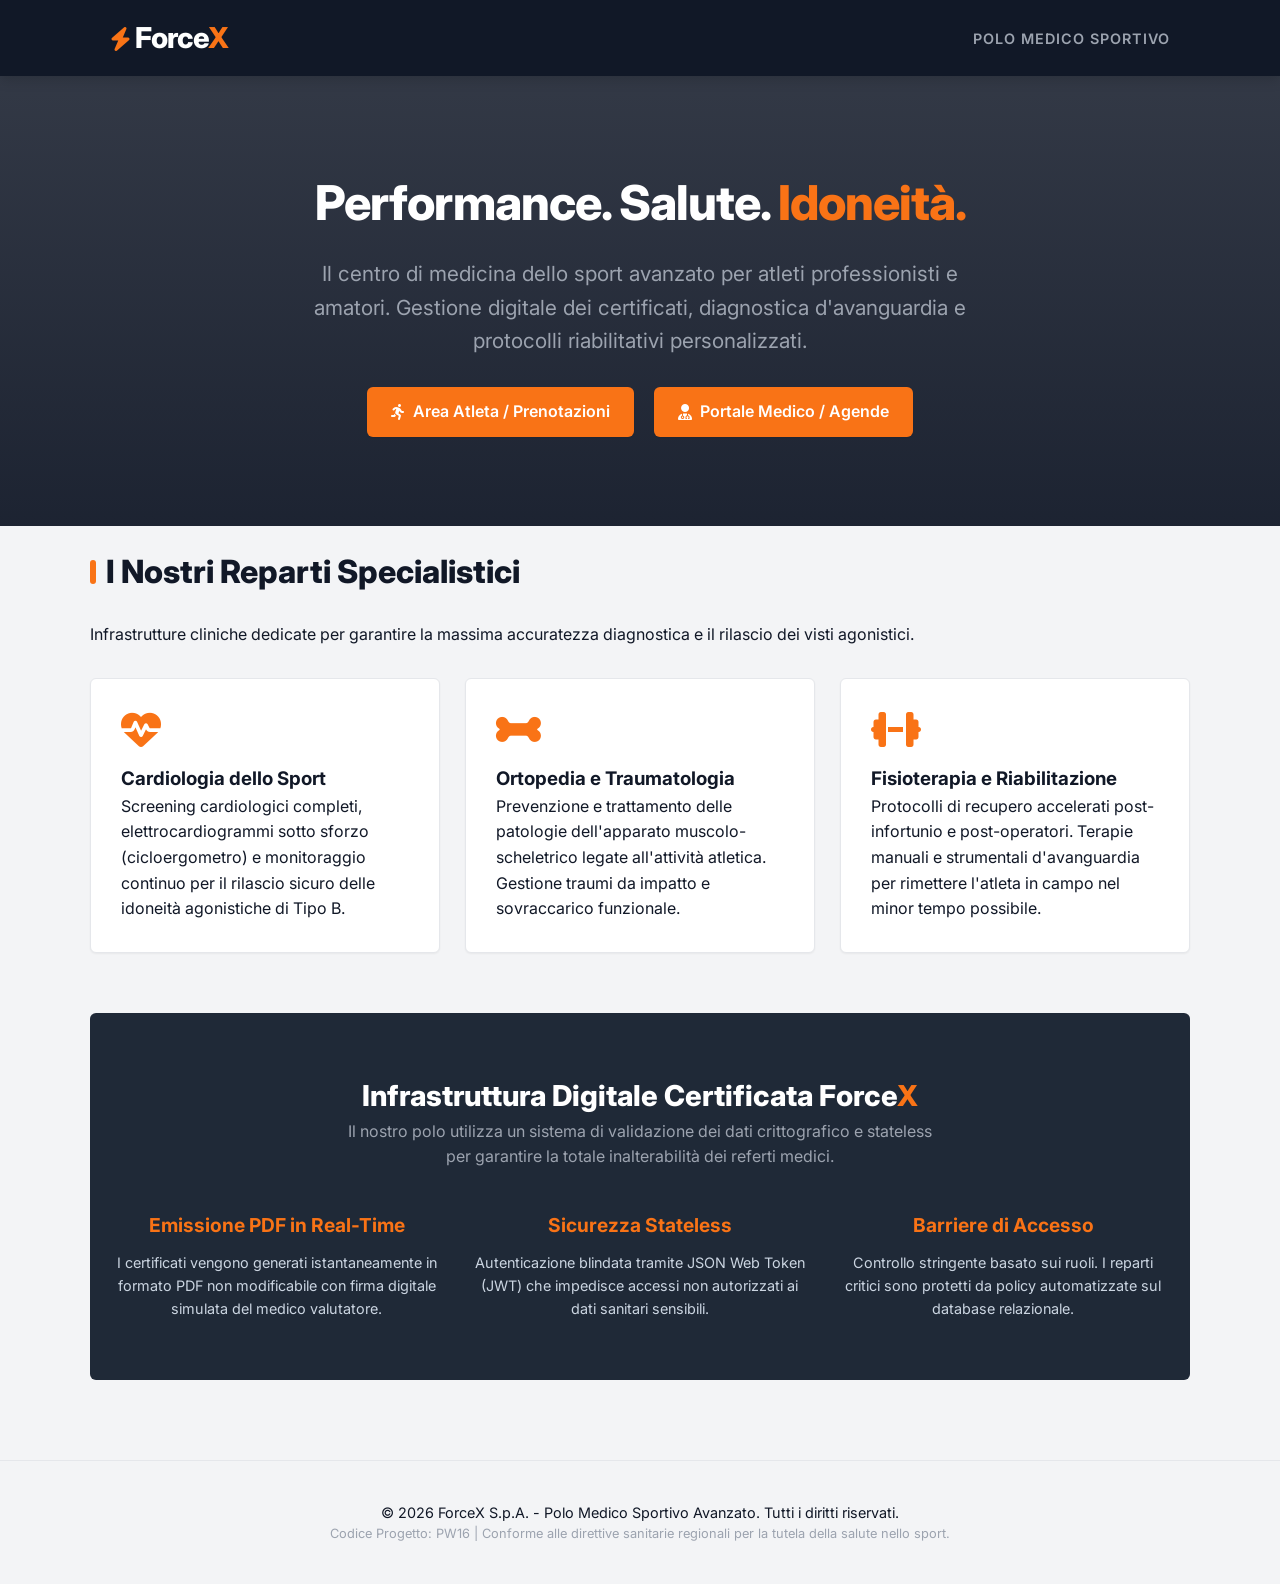
<file: frontend/index.html>
<!DOCTYPE html>
<html lang="it">
<head>
    <meta charset="UTF-8">
    <meta name="viewport" content="width=device-width, initial-scale=1.0">
    <title>ForceX | Polo Medico Sportivo Avanzato</title>
    <!-- Importazione CDN FontAwesome per icone vettoriali professionali -->
    <link rel="stylesheet" href="https://cdnjs.cloudflare.com/ajax/libs/font-awesome/6.4.0/css/all.min.css">
    <link rel="stylesheet" href="style.css">
    <style>
        .hero-landing {
            height: 450px;
            background-image: linear-gradient(to bottom, rgba(17, 24, 39, 0.85), rgba(17, 24, 39, 0.95)), 
                              url('https://images.unsplash.com/photo-1517838277536-f5f99be501cd?auto=format&fit=crop&w=1200&q=80');
            background-size: cover;
            background-position: center;
            display: flex;
            align-items: center;
            justify-content: center;
            text-align: center;
            color: var(--fx-white);
            padding: 0 20px;
        }
        .hero-content h1 {
            font-size: 3rem;
            font-weight: 800;
            letter-spacing: -1px;
            margin-bottom: 15px;
        }
        .hero-content h1 span {
            color: var(--fx-orange);
        }
        .cta-group {
            display: flex;
            gap: 20px;
            justify-content: center;
            margin-top: 30px;
        }
        .services-grid {
            display: grid;
            grid-template-columns: repeat(auto-fit, minmax(300px, 1fr));
            gap: 25px;
            margin-top: 30px;
        }
        .service-card {
            background: var(--fx-white);
            border: 1px solid #e5e7eb;
            padding: 30px;
            border-radius: var(--border-radius);
            box-shadow: var(--shadow-sm);
            transition: transform 0.2s, box-shadow 0.2s;
        }
        .service-card:hover {
            transform: translateY(-5px);
            box-shadow: var(--shadow-md);
            border-color: var(--fx-orange);
        }
        .service-icon {
            font-size: 2.5rem;
            margin-bottom: 15px;
            display: inline-block;
            color: var(--fx-orange); /* Colore icona uniformato al brand */
        }
        .features-section {
            background-color: var(--fx-dark);
            color: var(--fx-white);
            padding: 60px 20px;
            margin-top: 60px;
            border-radius: var(--border-radius);
        }
        .features-grid {
            display: grid;
            grid-template-columns: repeat(auto-fit, minmax(220px, 1fr));
            gap: 30px;
            text-align: center;
            margin-top: 40px;
        }
        .feature-item h4 {
            color: var(--fx-orange);
            font-size: 1.2rem;
            margin-bottom: 10px;
        }
        footer {
            text-align: center;
            padding: 40px 20px;
            color: var(--text-muted);
            font-size: 0.9rem;
            border-top: 1px solid #e5e7eb;
            margin-top: 60px;
        }
    </style>
</head>
<body>

    <header class="forcex-header">
        <div class="nav-container">
            <div class="brand-logo">
                <i class="fa-solid fa-bolt brand-icon" style="color: var(--fx-orange);"></i> Force<span class="brand-highlight">X</span>
            </div>
            <div class="brand-subtitle">Polo Medico Sportivo</div>
        </div>
    </header>

    <section class="hero-landing">
        <div class="hero-content">
            <h1>Performance. Salute. <span>Idoneità.</span></h1>
            <p style="font-size: 1.3rem; color: #9ca3af; max-width: 700px; margin: 0 auto;">
                Il centro di medicina dello sport avanzato per atleti professionisti e amatori. Gestione digitale dei certificati, diagnostica d'avanguardia e protocolli riabilitativi personalizzati.
            </p>
            
            <div class="cta-group">
                <a href="login.html" class="btn" style="text-decoration: none; background-color: var(--fx-orange);">
                    <i class="fa-solid fa-person-running"></i> Area Atleta / Prenotazioni
                </a>
                <a href="login_medico.html" class="btn btn-secondary" style="text-decoration: none;">
                    <i class="fa-solid fa-user-doctor"></i> Portale Medico / Agende
                </a>
            </div>
        </div>
    </section>

    <main class="container" style="box-shadow: none; background: transparent; padding: 20px 0;">
        <h2 style="font-size: 2rem;">I Nostri Reparti Specialistici</h2>
        <p>Infrastrutture cliniche dedicate per garantire la massima accuratezza diagnostica e il rilascio dei visti agonistici.</p>
        
        <div class="services-grid">
            <div class="service-card">
                <i class="fa-solid fa-heart-pulse service-icon"></i>
                <h3>Cardiologia dello Sport</h3>
                <p>Screening cardiologici completi, elettrocardiogrammi sotto sforzo (cicloergometro) e monitoraggio continuo per il rilascio sicuro delle idoneità agonistiche di Tipo B.</p>
            </div>

            <div class="service-card">
                <i class="fa-solid fa-bone service-icon"></i>
                <h3>Ortopedia e Traumatologia</h3>
                <p>Prevenzione e trattamento delle patologie dell'apparato muscolo-scheletrico legate all'attività atletica. Gestione traumi da impatto e sovraccarico funzionale.</p>
            </div>

            <div class="service-card">
                <i class="fa-solid fa-dumbbell service-icon"></i>
                <h3>Fisioterapia e Riabilitazione</h3>
                <p>Protocolli di recupero accelerati post-infortunio e post-operatori. Terapie manuali e strumentali d'avanguardia per rimettere l'atleta in campo nel minor tempo possibile.</p>
            </div>
        </div>

        <section class="features-section">
            <h3 style="color: var(--fx-white); text-align: center; font-size: 1.8rem; font-weight: 800;">
                Infrastruttura Digitale Certificata Force<span style="color: var(--fx-orange);">X</span>
            </h3>
            <p style="text-align: center; color: #9ca3af; max-width: 600px; margin: 0 auto 30px auto;">
                Il nostro polo utilizza un sistema di validazione dei dati crittografico e stateless per garantire la totale inalterabilità dei referti medici.
            </p>
            
            <div class="features-grid">
                <div class="feature-item">
                    <h4>Emissione PDF in Real-Time</h4>
                    <p style="color: #cbd5e1; font-size: 0.9rem;">I certificati vengono generati istantaneamente in formato PDF non modificabile con firma digitale simulata del medico valutatore.</p>
                </div>
                <div class="feature-item">
                    <h4>Sicurezza Stateless</h4>
                    <p style="color: #cbd5e1; font-size: 0.9rem;">Autenticazione blindata tramite JSON Web Token (JWT) che impedisce accessi non autorizzati ai dati sanitari sensibili.</p>
                </div>
                <div class="feature-item">
                    <h4>Barriere di Accesso</h4>
                    <p style="color: #cbd5e1; font-size: 0.9rem;">Controllo stringente basato sui ruoli. I reparti critici sono protetti da policy automatizzate sul database relazionale.</p>
                </div>
            </div>
        </section>
    </main>

    <footer>
        <p>&copy; 2026 ForceX S.p.A. - Polo Medico Sportivo Avanzato. Tutti i diritti riservati.</p>
        <p style="font-size: 0.8rem; color: #9ca3af;">Codice Progetto: PW16 | Conforme alle direttive sanitarie regionali per la tutela della salute nello sport.</p>
    </footer>

</body>
</html>
</file>
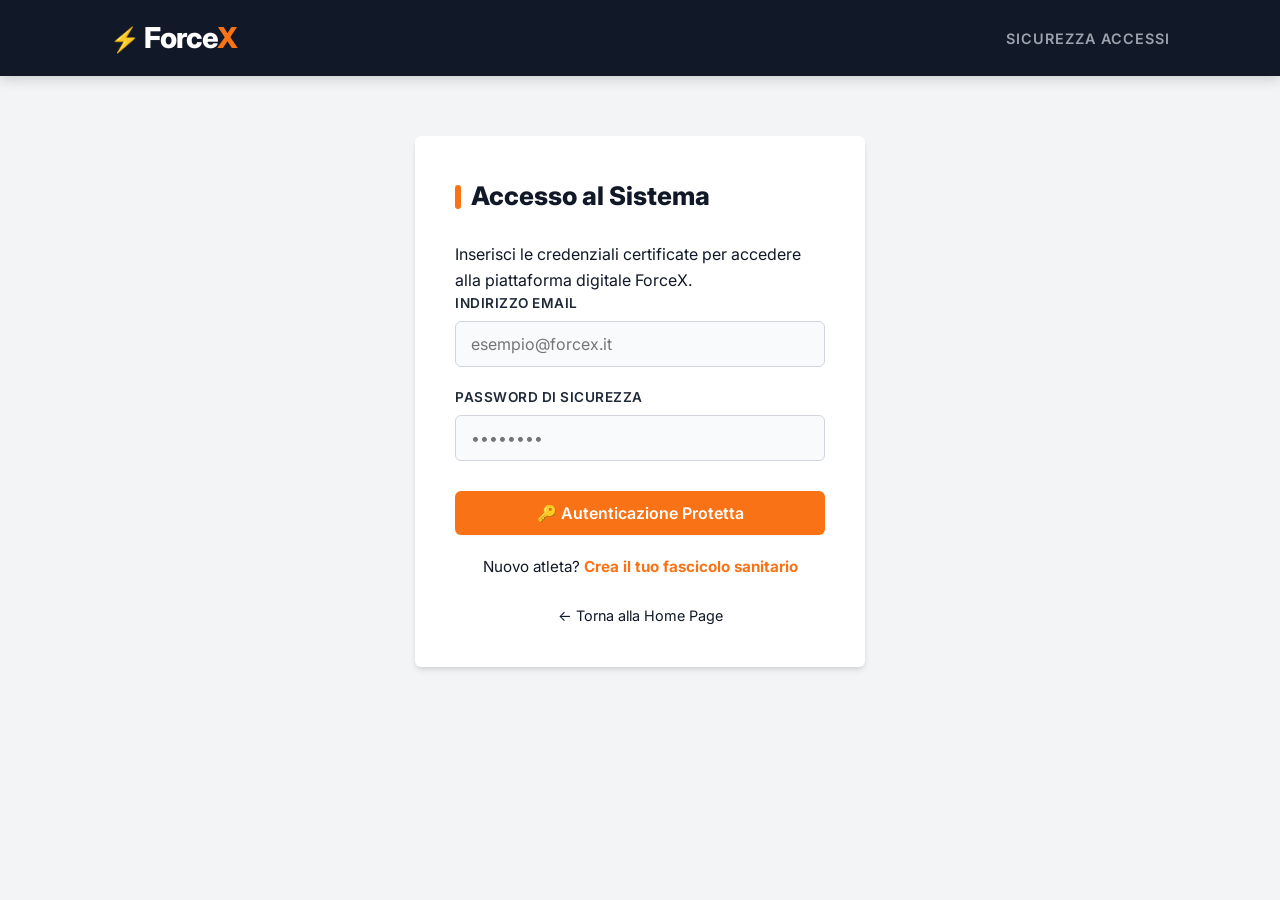
<file: frontend/dashboard.html>
<!DOCTYPE html>
<html lang="it">
<head>
    <meta charset="UTF-8">
    <meta name="viewport" content="width=device-width, initial-scale=1.0">
    <title>ForceX | Pannello Atleta</title>
    <link rel="stylesheet" href="style.css">
</head>
<body>

    <header class="forcex-header">
        <div class="nav-container">
            <div class="brand-logo"><span class="brand-icon">⚡</span> Force<span class="brand-highlight">X</span></div>
            <button onclick="eseguiLogout()">Esci / Logout</button>
        </div>
    </header>

    <div class="hero-banner">
        <div class="hero-overlay">
            <h1>Area Riservata Atleta</h1>
            <p>Monitoraggio idoneità sportiva e gestione appuntamenti clinici.</p>
        </div>
    </div>

    <div class="container">
        <section style="background: #f8fafc; padding: 20px; border-radius: var(--border-radius); margin-bottom: 30px; border: 1px solid var(--border-color);">
            <h3>Profilo Sanitario Certificato</h3>
            <div id="anagrafica-paziente">
                <p style="color: var(--text-muted);">Caricamento dati anagrafici in corso...</p>
            </div>
        </section>

        <section style="margin-bottom: 40px;">
            <h2>Prenota Visita Specialistica</h2>
            <div style="background: #fff; border: 1px solid #e5e7eb; padding: 25px; border-radius: var(--border-radius);">
                
                <div style="display: flex; gap: 20px; margin-bottom: 20px; flex-wrap: wrap;">
                    <div style="flex: 1; min-width: 200px;">
                        <label for="data-ricerca">Seleziona Data</label>
                        <input type="date" id="data-ricerca" onchange="cercaSlot()">
                    </div>
                    <div style="flex: 1; min-width: 200px;">
                        <label for="filtro-specializzazione">Seleziona Reparto</label>
                        <select id="filtro-specializzazione" onchange="cercaSlot()">
                            <option value="">Tutte le specializzazioni</option>
                        </select>
                    </div>
                </div>
                
                <h4 style="margin-top: 10px;">Slot Orari Disponibili</h4>
                <div id="slot-list" style="margin-top: 10px;">
                    <p style="color: var(--text-muted);">Imposta una data per visualizzare gli appuntamenti liberi.</p>
                </div>
            </div>
        </section>

        <section style="margin-bottom: 40px;">
            <h2>I Tuoi Appuntamenti Fissati</h2>
            <div id="le-mie-prenotazioni">
                <p style="color: var(--text-muted);">Nessuna prenotazione attiva trovata nel sistema.</p>
            </div>
        </section>

        <section>
            <h2>Storico Certificati Medici d'Idoneità</h2>
            <div id="contenitore-certificati">
                <p style="color: var(--text-muted);">Nessun certificato medico emesso presente nello storico.</p>
            </div>
        </section>
    </div>

    <script src="core.js"></script>
    <script src="dashboard.js"></script>
</body>
</html>
</file>
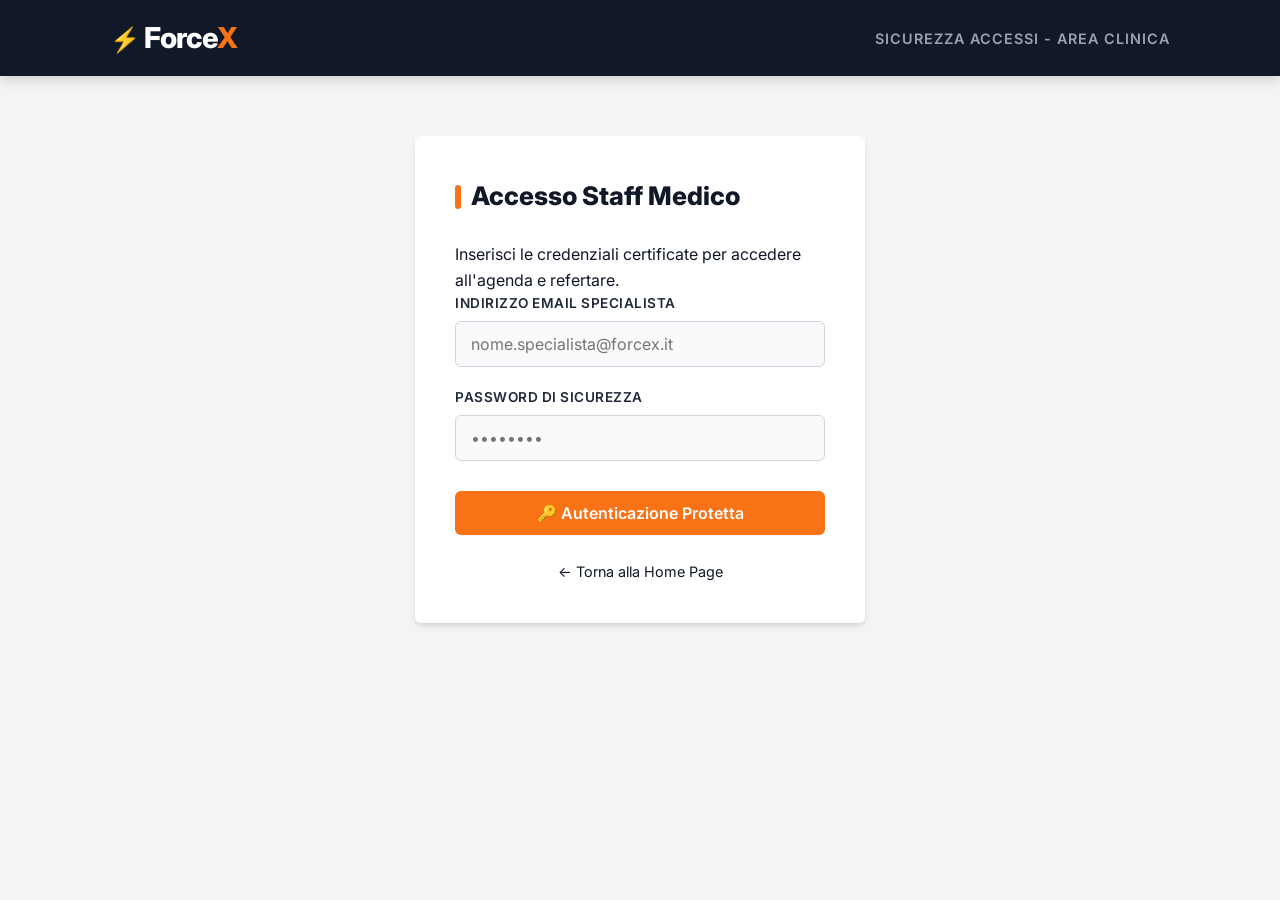
<file: frontend/dashboard_medico.html>
<!DOCTYPE html>
<html lang="it">
<head>
    <meta charset="UTF-8">
    <meta name="viewport" content="width=device-width, initial-scale=1.0">
    <title>ForceX | Portale Medico</title>
    <link rel="stylesheet" href="style.css">
    <style>
        /* Stile specifico per la finestra modale di refertazione */
        .modal {
            display: none;
            position: fixed;
            top: 0; left: 0; width: 100%; height: 100%;
            background: rgba(17, 24, 39, 0.7);
            z-index: 1000;
            justify-content: center;
            align-items: center;
        }
        .modal-content {
            background: white;
            padding: 35px;
            border-radius: var(--border-radius);
            max-width: 600px;
            width: 90%;
            box-shadow: var(--shadow-md);
        }
    </style>
</head>
<body>

    <header class="forcex-header">
        <div class="nav-container">
            <div class="brand-logo"><span class="brand-icon">⚡</span> Force<span class="brand-highlight">X</span></div>
            <button onclick="eseguiLogout()">Esci / Logout</button>
        </div>
    </header>

    <div class="hero-banner">
        <div class="hero-overlay">
            <h1>Terminale Clinico Medico</h1>
            <p>Gestione dell'agenda giornaliera, diagnostica ed emissione dei certificati legali.</p>
        </div>
    </div>

    <div class="container">
        <div style="display: flex; justify-content: space-between; align-items: center; margin-bottom: 25px;">
            <h2>Agenda Medica Personale</h2>
            <button onclick="caricaAgendaMedico()" class="btn-secondary">🔄 Sincronizza Agenda</button>
        </div>
        
        <p>Elenco delle visite programmate. Il sistema consente la refertazione esclusiva delle visite in stato "Attiva".</p>

        <div id="agenda-list" style="margin-top: 20px;">
            <p style="color: var(--text-muted);">Sincronizzazione della base dati in corso...</p>
        </div>
    </div>
    <div id="modale-diagnosi" class="modal" style="display: none; position: fixed; top: 0; left: 0; width: 100%; height: 100%; background-color: rgba(0,0,0,0.5); z-index: 1000; align-items: center; justify-content: center;">
        <div class="modal-content" style="background: white; padding: 25px; border-radius: 8px; width: 90%; max-width: 600px; position: relative;">
            
            <div class="modal-header" style="display: flex; justify-content: space-between; align-items: center; border-bottom: 1px solid #e2e8f0; padding-bottom: 15px; margin-bottom: 20px;">
                <h3 style="margin: 0; color: #1e293b;">Emissione Referto ed Idoneità</h3>
                <button onclick="chiudiModaleDiagnosi()" style="background: none; border: none; font-size: 1.5rem; cursor: pointer; color: #ef4444;">&times;</button>
            </div>
            
            <div class="modal-body">
                <form id="form-diagnosi" onsubmit="salvaDiagnosiDaModale(event)">
                    
                    <div class="form-group" style="margin-bottom: 15px;">
                        <label for="cert-sport-modale" style="display: block; margin-bottom: 5px; font-weight: bold;">Disciplina Sportiva (Solo Agonistica)</label>
                        <input type="text" id="cert-sport-modale" placeholder="es. Calcio, Atletica..." style="width: 100%; padding: 10px; border: 1px solid #cbd5e1; border-radius: 4px;">
                    </div>
                    
                    <div style="display: flex; gap: 15px; margin-bottom: 15px;">
                        <div class="form-group" style="flex: 1;">
                            <label for="cert-idoneo-modale" style="display: block; margin-bottom: 5px; font-weight: bold;">Esito Valutazione</label>
                            <select id="cert-idoneo-modale" style="width: 100%; padding: 10px; border: 1px solid #cbd5e1; border-radius: 4px;">
                                <option value="true">IDONEO alla pratica sportiva</option>
                                <option value="false">NON IDONEO</option>
                            </select>
                        </div>

                        <div class="form-group" style="flex: 1;">
                            <label for="cert-scadenza-modale" style="display: block; margin-bottom: 5px; font-weight: bold;">Scadenza Certificato</label>
                            <input type="date" id="cert-scadenza-modale" style="width: 100%; padding: 10px; border: 1px solid #cbd5e1; border-radius: 4px;">
                        </div>
                    </div>

                    <div class="form-group" style="margin-bottom: 20px;">
                        <label for="testo-diagnosi-modale" style="display: block; margin-bottom: 5px; font-weight: bold;">Quadro Clinico e Diagnosi Specialistica</label>
                        <textarea id="testo-diagnosi-modale" rows="6" required placeholder="Trascrivere i dettagli anamnestici e diagnostici della visita..." style="width: 100%; padding: 10px; border: 1px solid #cbd5e1; border-radius: 4px; font-family: inherit; resize: vertical;"></textarea>
                    </div>

                    <button type="submit" style="width: 100%; background-color: #10b981; color: white; border: none; padding: 12px; font-size: 1.1rem; border-radius: 4px; cursor: pointer; font-weight: bold;">💾 Firma ed Emetti Documento</button>
                </form>
            </div>
        </div>
    </div>

    <script src="core.js"></script>
    <script src="medico.js"></script>
</body>
</html>
</file>
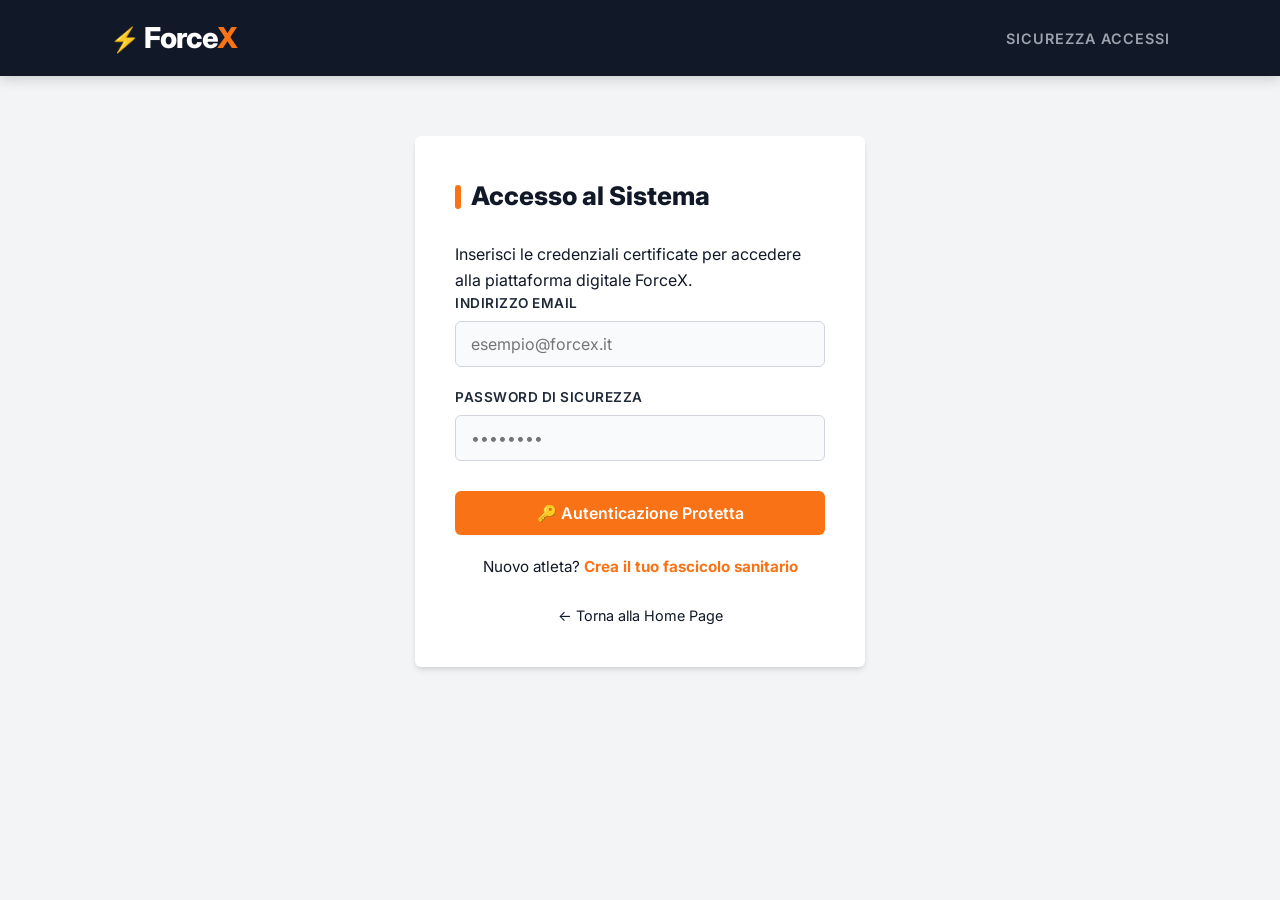
<file: frontend/login.html>
<!DOCTYPE html>
<html lang="it">
<head>
    <meta charset="UTF-8">
    <meta name="viewport" content="width=device-width, initial-scale=1.0">
    <title>ForceX | Registrazione atleta</title>
    <link rel="stylesheet" href="style.css">
</head>
<body>

    <header class="forcex-header">
        <div class="nav-container">
            <div class="brand-logo"><span class="brand-icon">⚡</span> Force<span class="brand-highlight">X</span></div>
            <div class="brand-subtitle">Sicurezza Accessi</div>
        </div>
    </header>

    <div class="container" style="max-width: 450px; margin-top: 60px;">
        <h2>Accesso al Sistema</h2>
        <p>Inserisci le credenziali certificate per accedere alla piattaforma digitale ForceX.</p>
        
        <div id="alert-box" style="display: none;"></div>

        <form id="login-form" onsubmit="gestisciLogin(event)">
            <div class="form-group">
                <label for="email">Indirizzo Email</label>
                <input type="email" id="email" required placeholder="esempio@forcex.it">
            </div>
            
            <div class="form-group">
                <label for="password">Password di Sicurezza</label>
                <input type="password" id="password" required placeholder="••••••••">
            </div>

            <button type="submit" style="width: 100%; margin-top: 10px;">🔑 Autenticazione Protetta</button>
        </form>
        <div style="margin-top: 20px; text-align: center; font-size: 0.95rem;">
            Nuovo atleta? <a href="registrazione.html" style="color: var(--fx-orange); font-weight: bold; text-decoration: none;">Crea il tuo fascicolo sanitario</a>
        </div>
        <div style="margin-top: 25px; text-align: center; font-size: 0.9rem;">
            <a href="index.html" style="color: var(--text-muted); text-decoration: none;">&larr; Torna alla Home Page</a>
        </div>
    </div>

    <script src="core.js"></script>
    <script src="login.js"></script> 
</body>
</html>
</file>
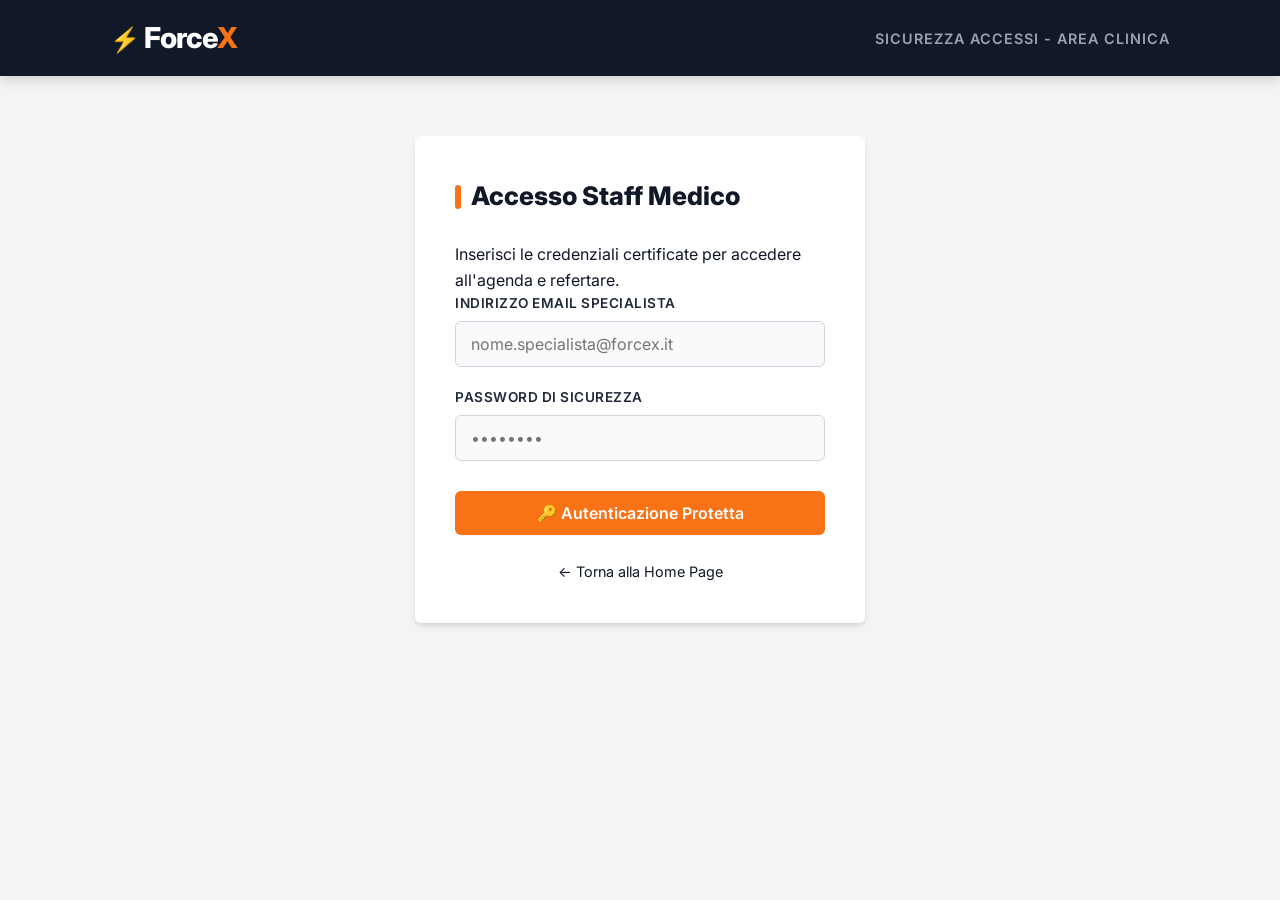
<file: frontend/login_medico.html>
<!DOCTYPE html>
<html lang="it">
<head>
    <meta charset="UTF-8">
    <meta name="viewport" content="width=device-width, initial-scale=1.0">
    <title>ForceX | Accesso Medico</title>
    <link rel="stylesheet" href="style.css">
</head>
<body>

    <header class="forcex-header">
        <div class="nav-container">
            <div class="brand-logo"><span class="brand-icon">⚡</span> Force<span class="brand-highlight">X</span></div>
            <div class="brand-subtitle">Sicurezza Accessi - Area Clinica</div>
        </div>
    </header>

    <div class="container" style="max-width: 450px; margin-top: 60px;">
        <h2>Accesso Staff Medico</h2>
        <p>Inserisci le credenziali certificate per accedere all'agenda e refertare.</p>
        
    <div id="alert-box" style="display: none;"></div>

    <form onsubmit="gestisciLogin(event)">
        <div class="form-group">
            <label for="email">Indirizzo Email Specialista</label>
            <input type="email" id="email" required placeholder="nome.specialista@forcex.it">
        </div>

        <div class="form-group">
            <label for="password">Password di Sicurezza</label>
            <input type="password" id="password" required placeholder="••••••••">
        </div>

            <button type="submit" style="width: 100%; margin-top: 10px;">🔑 Autenticazione Protetta</button>
        </form>

        <div style="margin-top: 25px; text-align: center; font-size: 0.9rem;">
            <a href="index.html" style="color: var(--text-muted); text-decoration: none;">&larr; Torna alla Home Page</a>
        </div>
    </div>

    <script src="core.js"></script>
    <script src="login_medico.js"></script> 
</body>
</html>
</file>
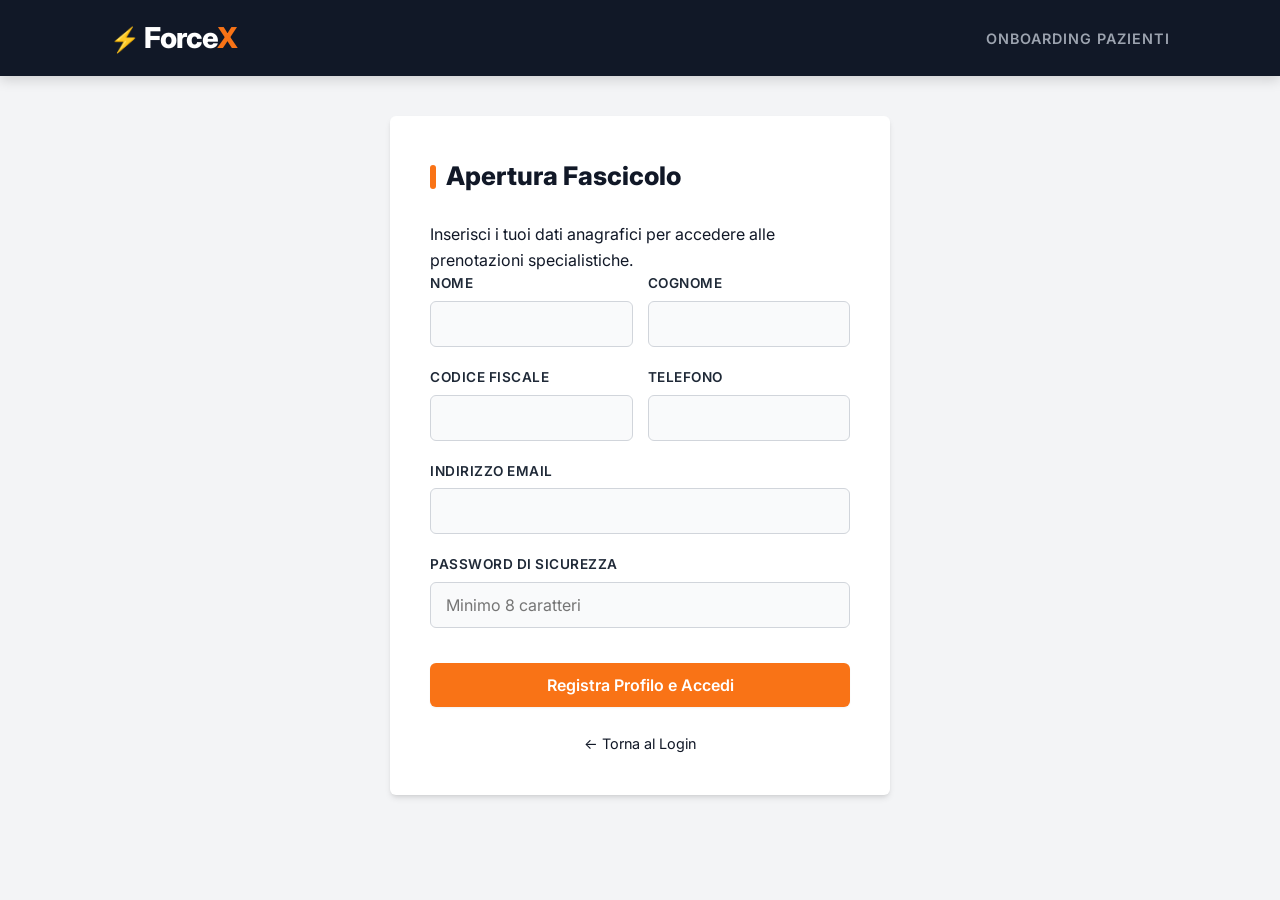
<file: frontend/registrazione.html>
<!DOCTYPE html>
<html lang="it">
<head>
    <meta charset="UTF-8">
    <meta name="viewport" content="width=device-width, initial-scale=1.0">
    <title>ForceX | Registrazione Atleta</title>
    <link rel="stylesheet" href="style.css">
    <style>
        /* Classi necessarie al tuo script JS per i messaggi di errore */
        .error-msg {
            background-color: #fee2e2;
            color: var(--danger-red);
            border-left: 4px solid var(--danger-red);
            padding: 10px; margin-bottom: 15px; border-radius: 4px;
        }
        .success-msg {
            background-color: #e8f5e9;
            color: var(--fx-green);
            border-left: 4px solid var(--fx-green);
            padding: 10px; margin-bottom: 15px; border-radius: 4px;
        }
    </style>
</head>
<body>

    <header class="forcex-header">
        <div class="nav-container">
            <div class="brand-logo"><span class="brand-icon">⚡</span> Force<span class="brand-highlight">X</span></div>
            <div class="brand-subtitle">Onboarding Pazienti</div>
        </div>
    </header>

    <div class="container" style="max-width: 500px; margin-top: 40px; margin-bottom: 40px;">
        <h2>Apertura Fascicolo</h2>
        <p>Inserisci i tuoi dati anagrafici per accedere alle prenotazioni specialistiche.</p>
        
        <div id="alert-box" style="display: none;"></div>

        <form id="form-registrazione">
            <div style="display: flex; gap: 15px;">
                <div class="form-group" style="flex: 1;">
                    <label for="nome">Nome</label>
                    <input type="text" id="nome" required>
                </div>
                <div class="form-group" style="flex: 1;">
                    <label for="cognome">Cognome</label>
                    <input type="text" id="cognome" required>
                </div>
            </div>

            <div style="display: flex; gap: 15px;">
                <div class="form-group" style="flex: 1;">
                    <label for="codice_fiscale">Codice Fiscale</label>
                    <input type="text" id="codice_fiscale" required maxlength="16" style="text-transform: uppercase;">
                </div>
                <div class="form-group" style="flex: 1;">
                    <label for="telefono">Telefono</label>
                    <input type="tel" id="telefono" required>
                </div>
            </div>

            <div class="form-group">
                <label for="email">Indirizzo Email</label>
                <input type="email" id="email" required>
            </div>
            
            <div class="form-group">
                <label for="password">Password di Sicurezza</label>
                <input type="password" id="password" required minlength="8" placeholder="Minimo 8 caratteri">
            </div>

            <button type="submit" style="width: 100%; margin-top: 15px;">Registra Profilo e Accedi</button>
        </form>

        <div style="margin-top: 25px; text-align: center; font-size: 0.9rem;">
            <a href="login.html" style="color: var(--text-muted); text-decoration: none;">&larr; Torna al Login</a>
        </div>
    </div>

    <script src="core.js"></script>
    <script src="registrazione.js"></script> 
</body>
</html>
</file>
<file: frontend/style.css>
/* ========================================================================
   THEME STYLESHEET - FORCEX POLO MEDICO SPORTIVO
   ======================================================================== */

@import url('https://fonts.googleapis.com/css2?family=Inter:wght@400;600;800&display=swap');

:root {
    --fx-black: #111827;           /* Sfondo scuro e testi principali */
    --fx-dark: #1f2937;            /* Elementi UI scuri */
    --fx-orange: #f97316;          /* Accento sportivo ForceX */
    --fx-orange-hover: #ea580c;    
    --fx-steel: #f3f4f6;           /* Sfondo pagina */
    --fx-white: #ffffff;
    --fx-green: #10b981;           /* Idoneo / Successo */
    --fx-red: #ef4444;             /* Non idoneo / Errore / Annullato */
    --border-radius: 6px;
    --shadow-sm: 0 1px 2px 0 rgb(0 0 0 / 0.05);
    --shadow-md: 0 4px 6px -1px rgb(0 0 0 / 0.1), 0 2px 4px -2px rgb(0 0 0 / 0.1);
}

* {
    box-sizing: border-box;
    margin: 0;
    padding: 0;
    font-family: 'Inter', sans-serif;
}

body {
    background-color: var(--fx-steel);
    color: var(--fx-black);
    line-height: 1.6;
}

/* --- NAV BAR E BRANDING --- */
.forcex-header {
    background-color: var(--fx-black);
    color: var(--fx-white);
    padding: 15px 0;
    box-shadow: 0 4px 12px rgba(0,0,0,0.15);
    position: sticky;
    top: 0;
    z-index: 100;
}

.nav-container {
    max-width: 1100px;
    margin: 0 auto;
    padding: 0 20px;
    display: flex;
    justify-content: space-between;
    align-items: center;
}

.brand-logo {
    font-size: 1.8rem;
    font-weight: 800;
    letter-spacing: -1px;
}

.brand-highlight {
    color: var(--fx-orange);
}

.brand-icon {
    font-size: 1.5rem;
    color: var(--fx-orange);
}

.brand-subtitle {
    font-size: 0.9rem;
    color: #9ca3af;
    font-weight: 600;
    text-transform: uppercase;
    letter-spacing: 1px;
}

/* --- HERO BANNER (L'Immagine Sportiva) --- */
.hero-banner {
    width: 100%;
    height: 220px;
    background-image: url('https://images.unsplash.com/photo-1571019614242-c5c5dee9f50b?auto=format&fit=crop&w=1600&q=80');
    background-size: cover;
    background-position: center 30%;
    position: relative;
    margin-bottom: 40px;
}

.hero-overlay {
    position: absolute;
    top: 0; left: 0; right: 0; bottom: 0;
    background: linear-gradient(to right, rgba(17, 24, 39, 0.9) 0%, rgba(17, 24, 39, 0.4) 100%);
    display: flex;
    flex-direction: column;
    justify-content: center;
    padding: 0 10%;
    color: var(--fx-white);
}

.hero-overlay h1 {
    font-size: 2.2rem;
    font-weight: 800;
    margin-bottom: 5px;
    text-shadow: 2px 2px 4px rgba(0,0,0,0.5);
}

.hero-overlay p {
    font-size: 1.1rem;
    color: #d1d5db;
}

/* --- CONTAINER PRINCIPALE --- */
.container {
    max-width: 1100px;
    margin: 0 auto 60px auto;
    background: var(--fx-white);
    padding: 40px;
    border-radius: var(--border-radius);
    box-shadow: var(--shadow-md);
}

h2 {
    color: var(--fx-black);
    font-size: 1.6rem;
    font-weight: 800;
    margin-bottom: 25px;
    display: flex;
    align-items: center;
    gap: 10px;
}

h2::before {
    content: '';
    display: block;
    width: 6px;
    height: 24px;
    background-color: var(--fx-orange);
    border-radius: 3px;
}

/* --- INPUT E SELECT CHIRURGICI --- */
label {
    display: block;
    font-weight: 600;
    font-size: 0.85rem;
    margin-bottom: 6px;
    color: var(--fx-dark);
    text-transform: uppercase;
    letter-spacing: 0.5px;
}

input, select, textarea {
    width: 100%;
    padding: 12px 15px;
    border: 1px solid #d1d5db;
    border-radius: var(--border-radius);
    background-color: #f9fafb;
    color: var(--fx-black);
    font-size: 1rem;
    transition: all 0.2s;
    margin-bottom: 20px;
}

input:focus, select:focus, textarea:focus {
    outline: none;
    border-color: var(--fx-orange);
    background-color: var(--fx-white);
    box-shadow: 0 0 0 3px rgba(249, 115, 22, 0.15);
}

/* --- BUTTONS "USER FRIENDLY" --- */
button, .btn {
    display: inline-flex;
    align-items: center;
    justify-content: center;
    gap: 8px;
    background-color: var(--fx-orange);
    color: var(--fx-white);
    border: none;
    padding: 12px 24px;
    font-size: 1rem;
    font-weight: 600;
    border-radius: var(--border-radius);
    cursor: pointer;
    transition: background-color 0.2s, transform 0.1s;
    box-shadow: var(--shadow-sm);
}

button:hover, .btn:hover {
    background-color: var(--fx-orange-hover);
    transform: translateY(-1px);
}

button:active {
    transform: translateY(1px);
}

button.btn-secondary {
    background-color: var(--fx-dark);
}

button.btn-secondary:hover {
    background-color: var(--fx-black);
}

/* Bottone di logout (più discreto) */
button[onclick="eseguiLogout()"] {
    background-color: #f3f4f6;
    color: var(--fx-red);
    border: 1px solid #d1d5db;
    box-shadow: none;
}
button[onclick="eseguiLogout()"]:hover {
    background-color: #fee2e2;
    border-color: #f87171;
}

/* --- LISTE E CARD (AGENDA E PRENOTAZIONI) --- */
ul { list-style: none; }

.agenda-item, .booking-card, li {
    background: var(--fx-white);
    border: 1px solid #e5e7eb;
    padding: 20px;
    margin-bottom: 15px;
    border-radius: var(--border-radius);
    box-shadow: var(--shadow-sm);
    display: flex;
    justify-content: space-between;
    align-items: center;
    transition: transform 0.2s, box-shadow 0.2s;
}

li:hover {
    box-shadow: var(--shadow-md);
    border-color: #d1d5db;
}

/* Badge di stato clinico */
.status-badge {
    padding: 4px 10px;
    border-radius: 20px;
    font-size: 0.8rem;
    font-weight: 800;
    text-transform: uppercase;
    letter-spacing: 0.5px;
}

.status-active { background-color: #dbeafe; color: #1e40af; }
.status-completed { background-color: #d1fae5; color: #065f46; }
.status-cancelled { background-color: #fee2e2; color: #991b1b; }

/* Alert Box */
#alert-box {
    padding: 15px 20px;
    border-radius: var(--border-radius);
    margin-bottom: 25px;
    font-weight: 600;
    border-left: 4px solid transparent;
}
</file>
